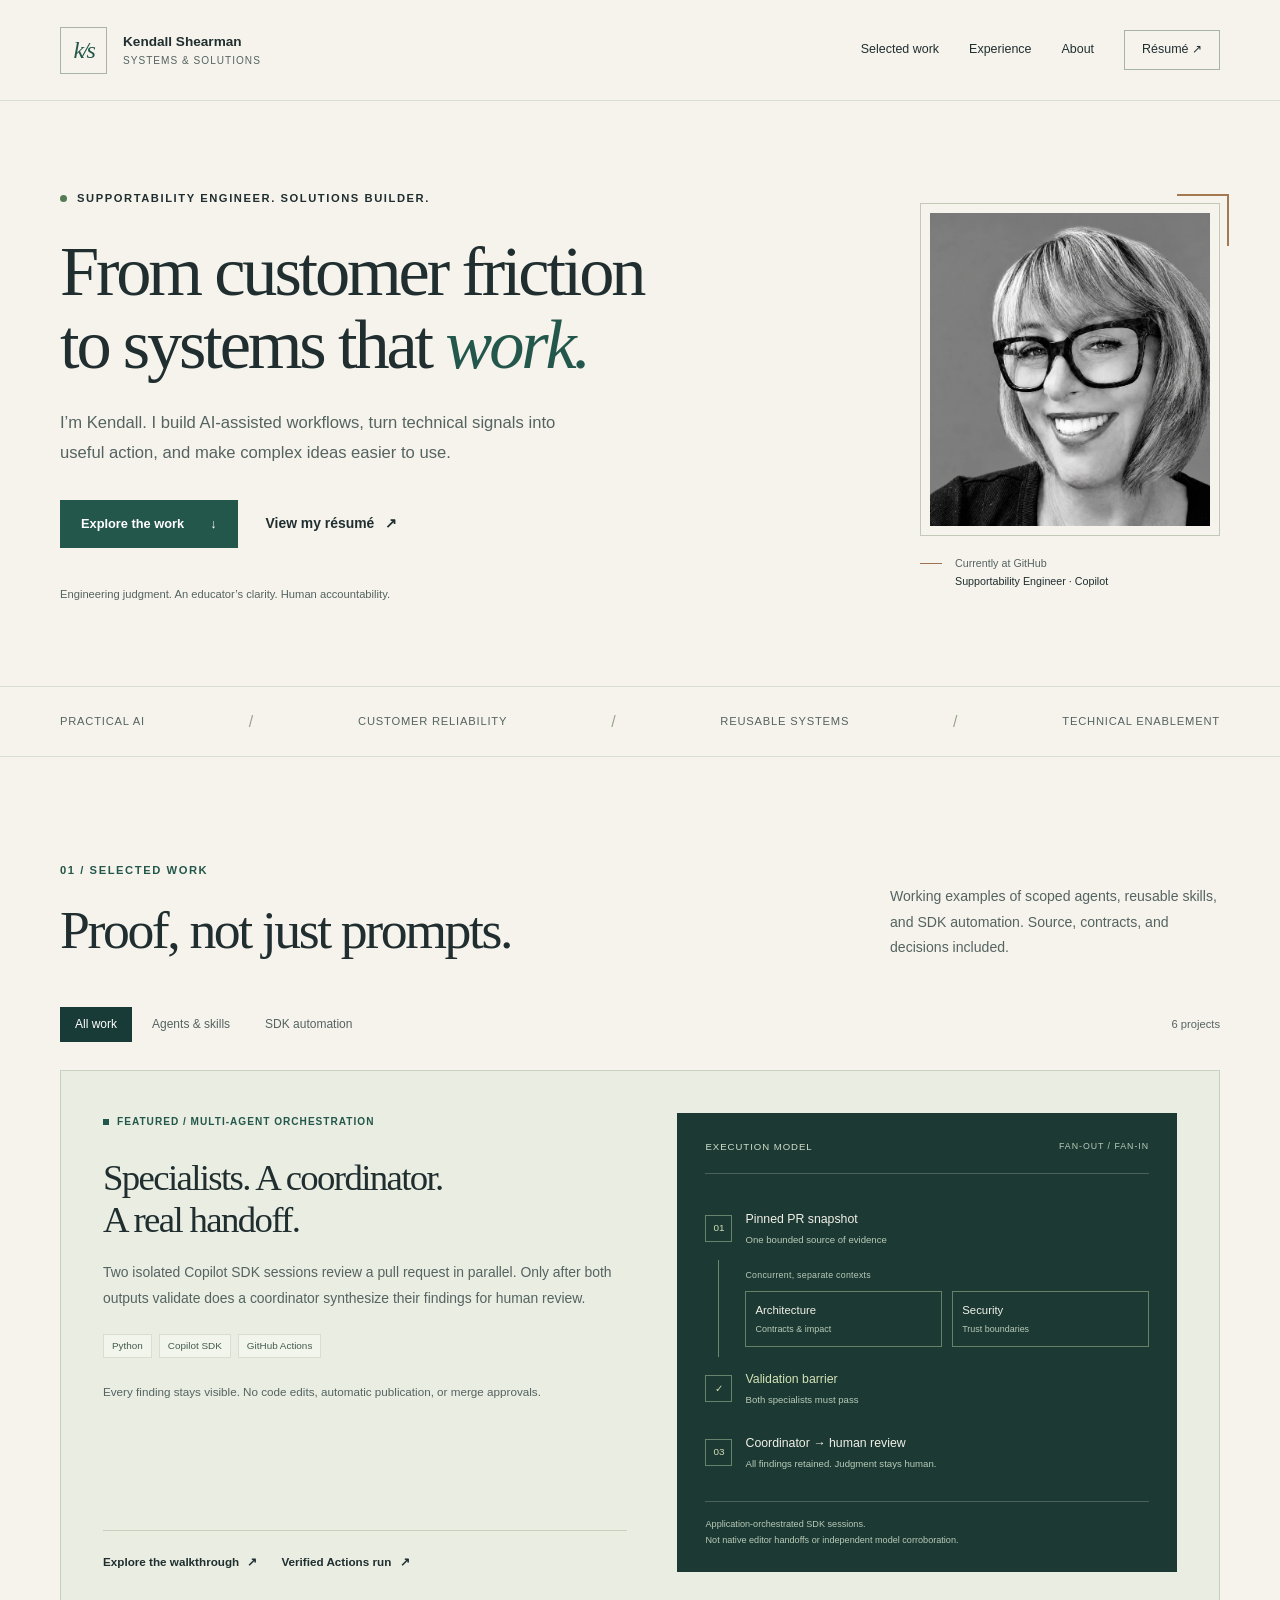
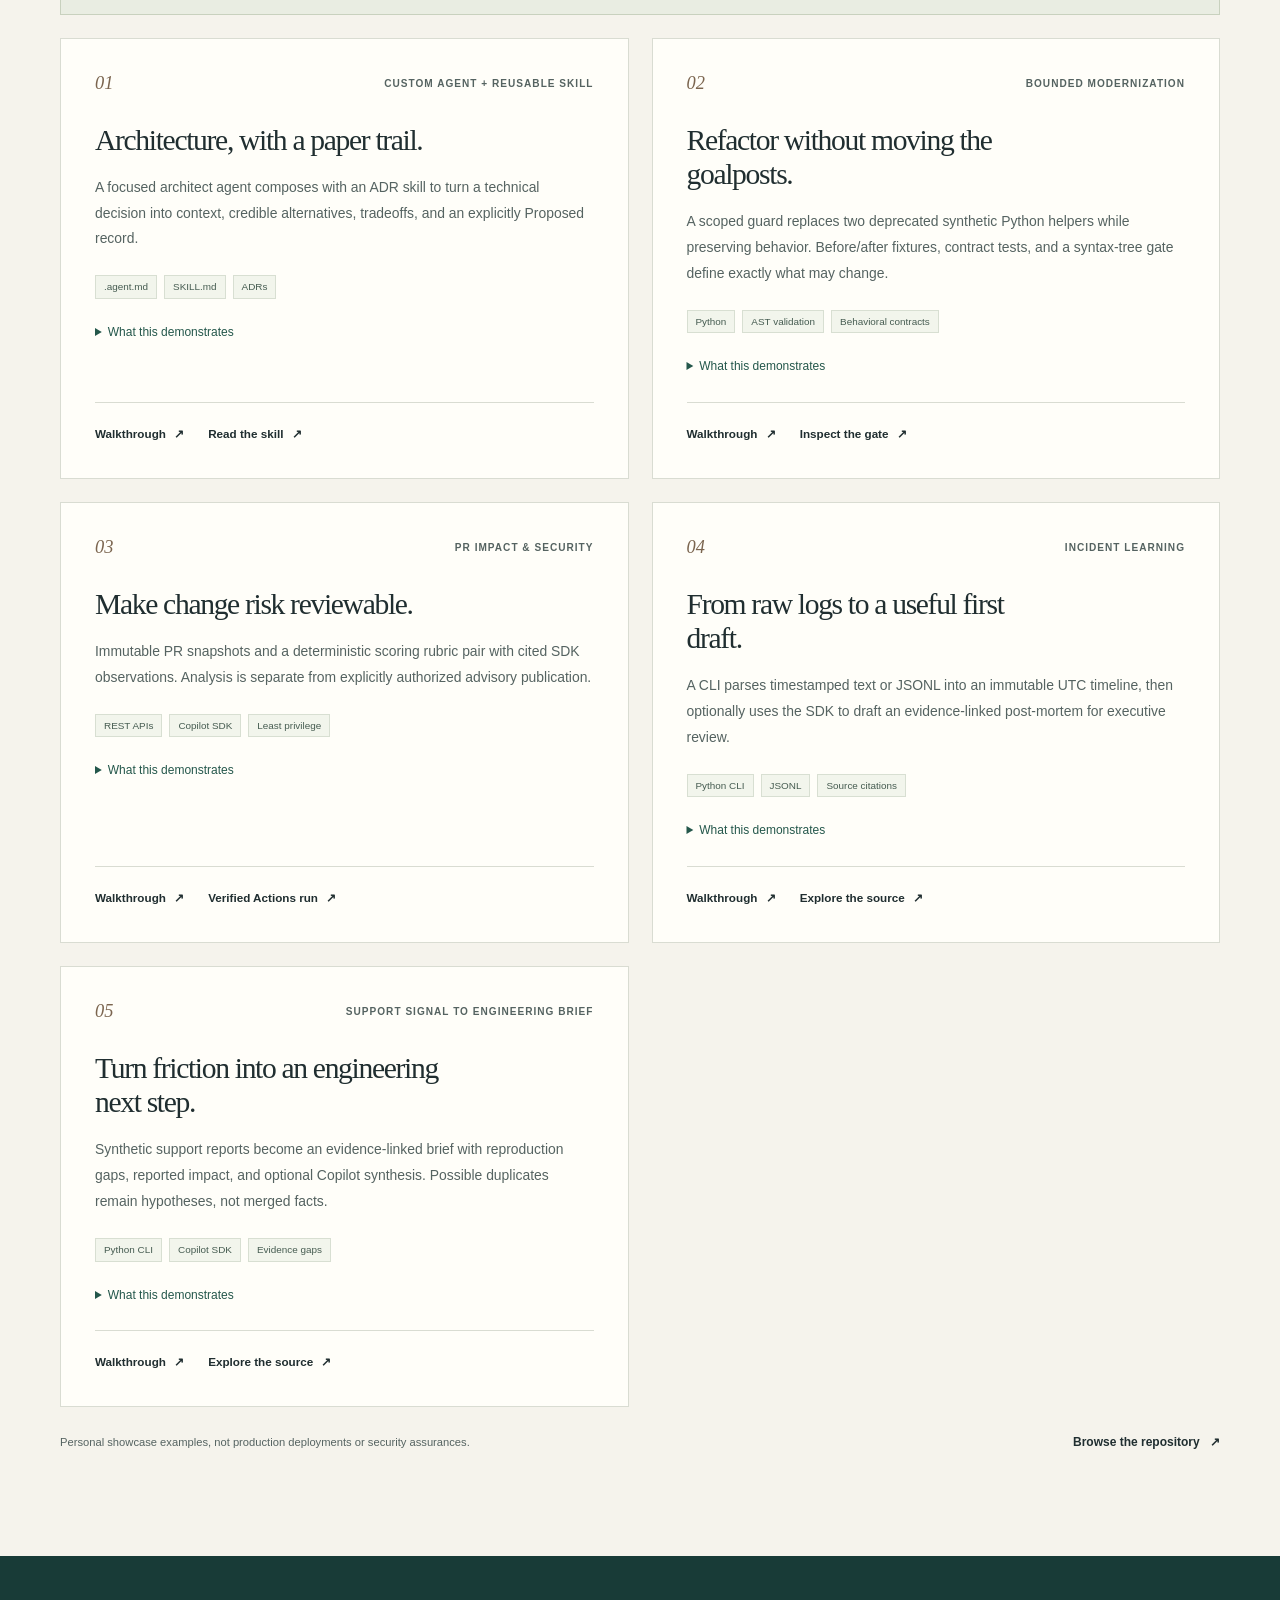
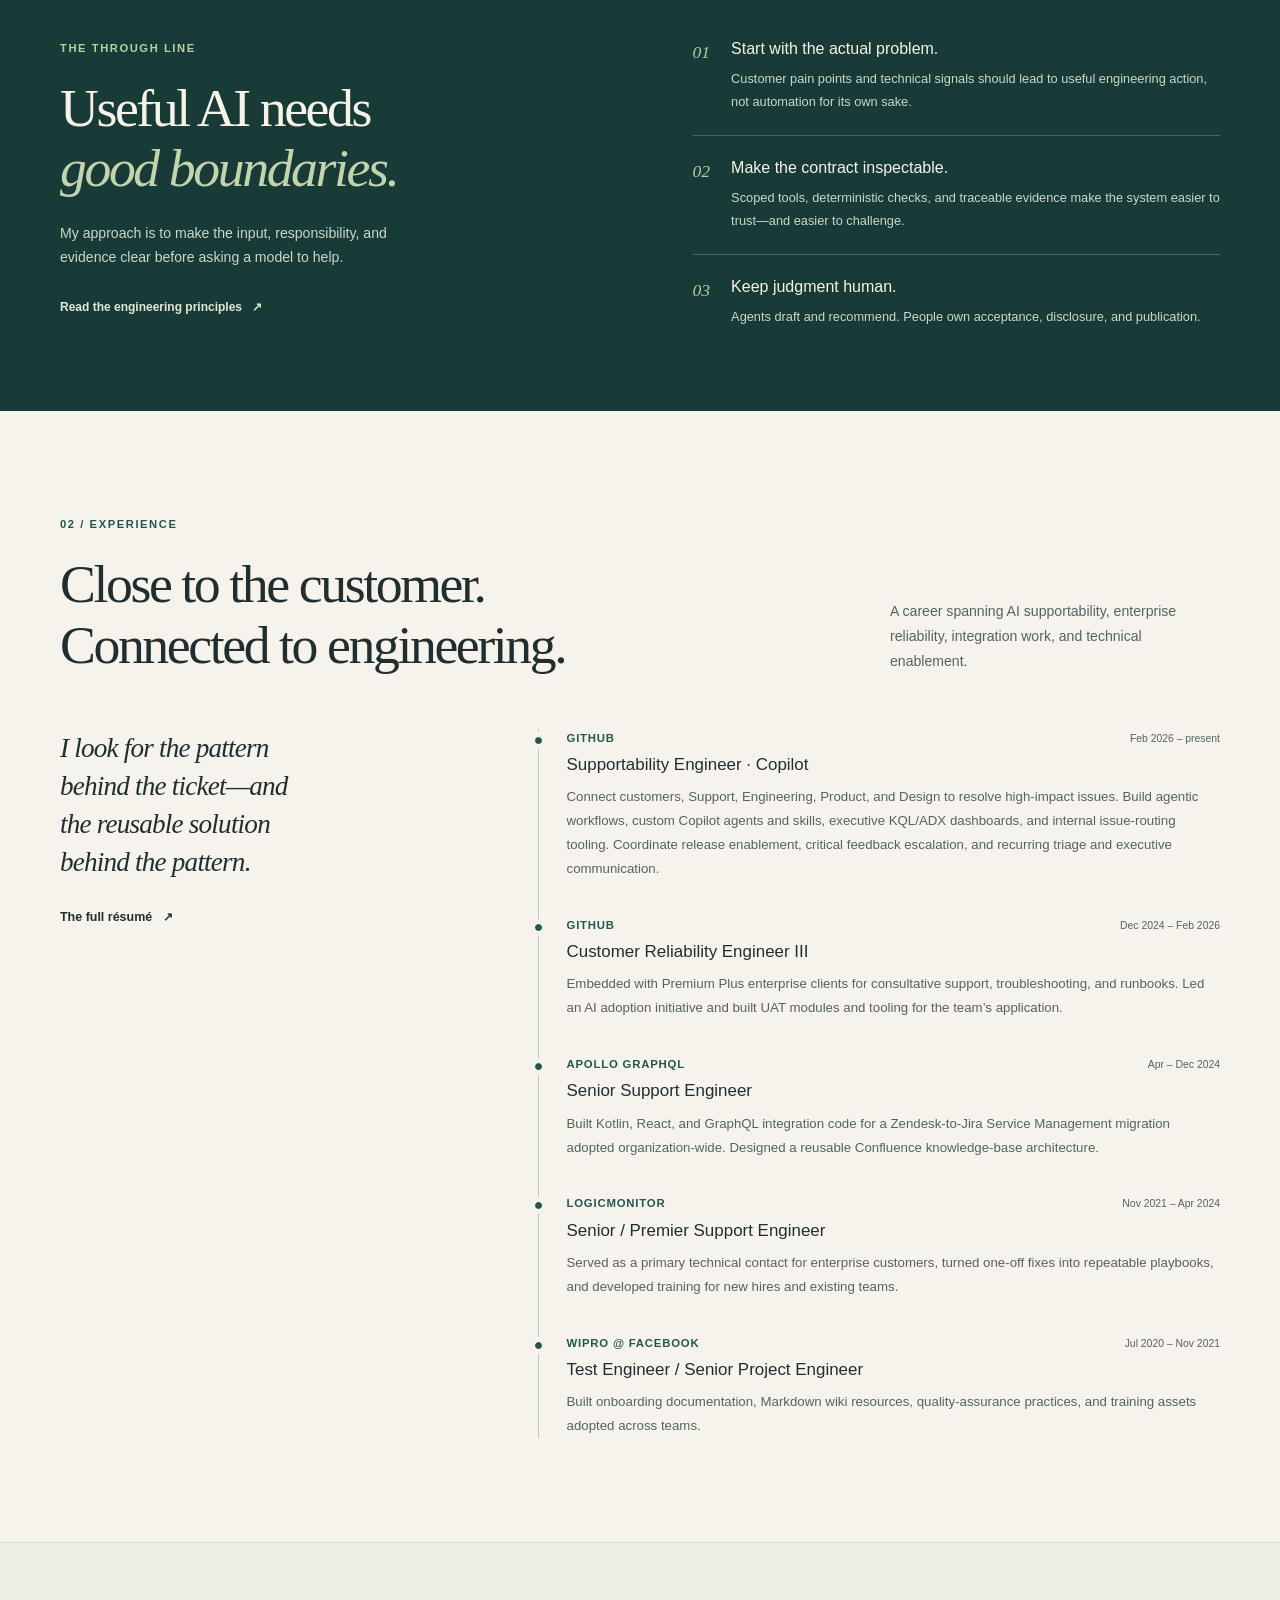
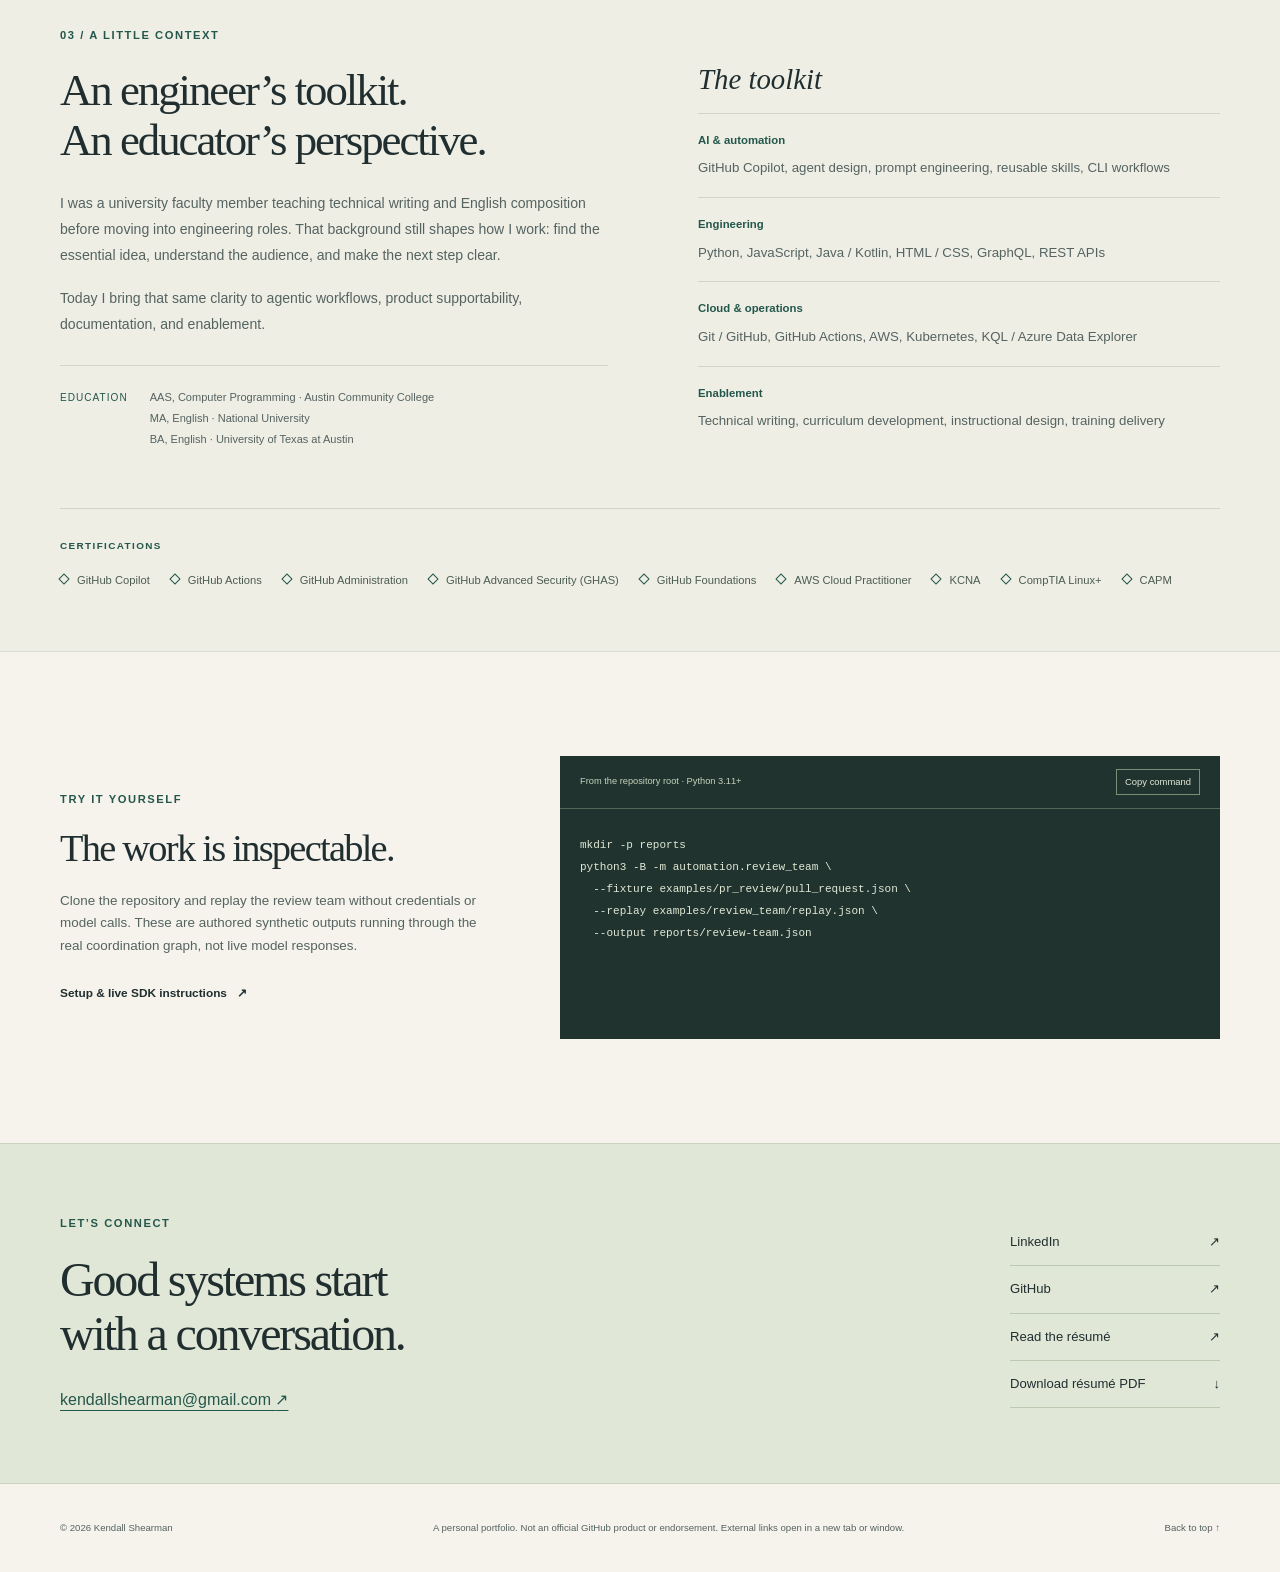
<file: site/index.html>
<!doctype html>
<html lang="en">
<head>
  <meta charset="utf-8">
  <meta name="viewport" content="width=device-width, initial-scale=1">
  <meta name="theme-color" content="#f5f3ec">
  <meta name="description" content="Kendall Shearman builds practical AI workflows, reusable engineering solutions, and technical clarity. Explore working GitHub Copilot agents, skills, and SDK automations.">
  <meta property="og:title" content="Kendall Shearman — Systems &amp; Solutions">
  <meta property="og:description" content="From customer friction to systems that work. A portfolio of practical AI workflows and evidence-led engineering.">
  <meta property="og:type" content="website">
  <meta property="og:url" content="https://krshearman.github.io/systems-and-solutions/">
  <meta property="og:image" content="https://krshearman.github.io/systems-and-solutions/assets/kendall-shearman.webp">
  <meta property="og:image:alt" content="Kendall Shearman">
  <link rel="canonical" href="https://krshearman.github.io/systems-and-solutions/">
  <link rel="icon" href="assets/favicon.svg" type="image/svg+xml">
  <link rel="stylesheet" href="assets/styles.css">
  <script src="assets/site.js" defer></script>
  <title>Kendall Shearman — Systems &amp; Solutions</title>
</head>
<body>
  <a class="skip-link" href="#main">Skip to content</a>
  <header class="site-header">
    <div class="container header-inner">
      <div class="brand"><span class="monogram" aria-hidden="true">k/s</span><span><a class="brand-home" href="./">Kendall Shearman</a><a class="brand-subtitle" href="https://github.com/krshearman/systems-and-solutions" target="_blank" rel="noopener noreferrer" aria-describedby="external-link-notice">Systems &amp; solutions</a></span></div>
      <button class="nav-toggle" type="button" aria-expanded="false" aria-controls="site-nav" hidden>Menu <span aria-hidden="true">+</span></button>
      <nav id="site-nav" class="site-nav" aria-label="Main navigation">
        <a href="#work">Selected work</a>
        <a href="#experience">Experience</a>
        <a href="#about">About</a>
        <a class="nav-resume" href="resume/">Résumé <span aria-hidden="true">↗</span></a>
      </nav>
    </div>
  </header>

  <main id="main" tabindex="-1">
    <section class="hero container" aria-labelledby="hero-title">
      <div class="hero-copy">
        <p class="eyebrow"><span class="status-dot" aria-hidden="true"></span> Supportability engineer. Solutions builder.</p>
        <h1 id="hero-title">From customer friction<br>to systems that <em>work.</em></h1>
        <p class="hero-intro">I’m Kendall. I build AI-assisted workflows, turn technical signals into useful action, and make complex ideas easier to use.</p>
        <div class="hero-actions">
          <a class="button button-primary" href="#work">Explore the work <span aria-hidden="true">↓</span></a>
          <a class="text-link" href="resume/">View my résumé <span aria-hidden="true">↗</span></a>
        </div>
        <p class="hero-note">Engineering judgment. An educator’s clarity. Human accountability.</p>
      </div>
      <figure class="portrait">
        <div class="portrait-frame"><img src="assets/kendall-shearman.webp" width="800" height="803" fetchpriority="high" alt="Kendall Shearman smiling, wearing dark-framed glasses"></div>
        <figcaption><span class="portrait-caption-line" aria-hidden="true"></span><span>Currently at GitHub<br><strong>Supportability Engineer · Copilot</strong></span></figcaption>
      </figure>
    </section>

    <div class="expertise-strip">
      <div class="container expertise-inner"><span>Practical AI</span><span aria-hidden="true">/</span><span>Customer reliability</span><span aria-hidden="true">/</span><span>Reusable systems</span><span aria-hidden="true">/</span><span>Technical enablement</span></div>
    </div>

    <section id="work" class="section container" aria-labelledby="work-title">
      <div class="section-heading">
        <div><p class="eyebrow section-number">01 / Selected work</p><h2 id="work-title">Proof, not just prompts.</h2></div>
        <p>Working examples of scoped agents, reusable skills, and SDK automation. Source, contracts, and decisions included.</p>
      </div>
      <div class="work-toolbar">
        <div class="project-filters" role="group" aria-label="Filter projects" hidden>
          <button type="button" data-filter="all" aria-pressed="true">All work</button>
          <button type="button" data-filter="agents" aria-pressed="false">Agents &amp; skills</button>
          <button type="button" data-filter="automation" aria-pressed="false">SDK automation</button>
        </div>
        <p id="project-count" class="project-count" role="status" aria-live="polite" aria-atomic="true">6 projects</p>
      </div>

      <div class="project-grid">
        <article class="project project-featured" data-category="automation" aria-labelledby="team-title">
          <div class="featured-copy">
            <p class="project-type"><span class="tiny-square" aria-hidden="true"></span> Featured / Multi-agent orchestration</p>
            <h3 id="team-title">Specialists. A coordinator.<br>A real handoff.</h3>
            <p>Two isolated Copilot SDK sessions review a pull request in parallel. Only after both outputs validate does a coordinator synthesize their findings for human review.</p>
            <div class="tags"><span>Python</span><span>Copilot SDK</span><span>GitHub Actions</span></div>
            <p class="project-boundary">Every finding stays visible. No code edits, automatic publication, or merge approvals.</p>
            <div class="project-links">
              <a href="https://github.com/krshearman/systems-and-solutions/blob/main/docs/examples/review-team-walkthrough.md" target="_blank" rel="noopener noreferrer" aria-describedby="external-link-notice">Explore the walkthrough <span aria-hidden="true">↗</span></a>
              <a href="https://github.com/krshearman/systems-and-solutions/actions/runs/38822130409" target="_blank" rel="noopener noreferrer" aria-describedby="external-link-notice">Verified Actions run <span aria-hidden="true">↗</span></a>
            </div>
          </div>
          <div class="pipeline-panel">
            <p class="panel-label">Execution model <span>Fan-out / fan-in</span></p>
            <ol class="pipeline" aria-label="Review team execution sequence">
              <li class="pipeline-node"><span class="node-icon" aria-hidden="true">01</span><span>Pinned PR snapshot<small>One bounded source of evidence</small></span></li>
              <li class="pipeline-parallel"><span class="parallel-label">Concurrent, separate contexts</span><div><span class="role-node">Architecture<small>Contracts &amp; impact</small></span><span class="role-node">Security<small>Trust boundaries</small></span></div></li>
              <li class="pipeline-node pipeline-gate"><span class="node-icon" aria-hidden="true">✓</span><span>Validation barrier<small>Both specialists must pass</small></span></li>
              <li class="pipeline-node"><span class="node-icon" aria-hidden="true">03</span><span>Coordinator → human review<small>All findings retained. Judgment stays human.</small></span></li>
            </ol>
            <p class="pipeline-footnote">Application-orchestrated SDK sessions.<br>Not native editor handoffs or independent model corroboration.</p>
          </div>
        </article>

        <article class="project" data-category="agents" aria-labelledby="architect-title">
          <div class="project-topline"><span class="project-index">01</span><span class="project-type">Custom agent + reusable skill</span></div>
          <h3 id="architect-title">Architecture, with a paper trail.</h3>
          <p>A focused architect agent composes with an ADR skill to turn a technical decision into context, credible alternatives, tradeoffs, and an explicitly Proposed record.</p>
          <div class="tags"><span>.agent.md</span><span>SKILL.md</span><span>ADRs</span></div>
          <details><summary>What this demonstrates</summary><p>Load-on-demand instructions, reusable templates, evidence-backed reasoning, and clear approval boundaries. Native skill activation and manual fallback are documented separately by Copilot surface.</p></details>
          <div class="project-links"><a href="https://github.com/krshearman/systems-and-solutions/blob/main/docs/examples/architect-walkthrough.md" target="_blank" rel="noopener noreferrer" aria-describedby="external-link-notice">Walkthrough <span aria-hidden="true">↗</span></a><a href="https://github.com/krshearman/systems-and-solutions/blob/main/.github/skills/architectural-decision-record/SKILL.md" target="_blank" rel="noopener noreferrer" aria-describedby="external-link-notice">Read the skill <span aria-hidden="true">↗</span></a></div>
        </article>

        <article class="project" data-category="agents" aria-labelledby="refactor-title">
          <div class="project-topline"><span class="project-index">02</span><span class="project-type">Bounded modernization</span></div>
          <h3 id="refactor-title">Refactor without moving the goalposts.</h3>
          <p>A scoped guard replaces two deprecated synthetic Python helpers while preserving behavior. Before/after fixtures, contract tests, and a syntax-tree gate define exactly what may change.</p>
          <div class="tags"><span>Python</span><span>AST validation</span><span>Behavioral contracts</span></div>
          <details><summary>What this demonstrates</summary><p>Enterprise-style modernization boundaries made concrete: narrow write scope, explicit invariants, actual checks, and manual escalation when a decision exceeds the agent’s remit. This is a synthetic example, not a general migration engine.</p></details>
          <div class="project-links"><a href="https://github.com/krshearman/systems-and-solutions/blob/main/docs/examples/refactor-guard-walkthrough.md" target="_blank" rel="noopener noreferrer" aria-describedby="external-link-notice">Walkthrough <span aria-hidden="true">↗</span></a><a href="https://github.com/krshearman/systems-and-solutions/blob/main/tools/check_refactor_guard.py" target="_blank" rel="noopener noreferrer" aria-describedby="external-link-notice">Inspect the gate <span aria-hidden="true">↗</span></a></div>
        </article>

        <article class="project" data-category="automation" aria-labelledby="impact-title">
          <div class="project-topline"><span class="project-index">03</span><span class="project-type">PR impact &amp; security</span></div>
          <h3 id="impact-title">Make change risk reviewable.</h3>
          <p>Immutable PR snapshots and a deterministic scoring rubric pair with cited SDK observations. Analysis is separate from explicitly authorized advisory publication.</p>
          <div class="tags"><span>REST APIs</span><span>Copilot SDK</span><span>Least privilege</span></div>
          <details><summary>What this demonstrates</summary><p>Bounded evidence collection, guideline-linked findings, credential separation, and publication pinned to the reviewed commit. Scores are prioritization heuristics, not vulnerability probabilities. The tool posts COMMENT reviews, never approvals.</p></details>
          <div class="project-links"><a href="https://github.com/krshearman/systems-and-solutions/blob/main/docs/examples/pr-impact-walkthrough.md" target="_blank" rel="noopener noreferrer" aria-describedby="external-link-notice">Walkthrough <span aria-hidden="true">↗</span></a><a href="https://github.com/krshearman/systems-and-solutions/actions/runs/38802036685" target="_blank" rel="noopener noreferrer" aria-describedby="external-link-notice">Verified Actions run <span aria-hidden="true">↗</span></a></div>
        </article>

        <article class="project" data-category="automation" aria-labelledby="incident-title">
          <div class="project-topline"><span class="project-index">04</span><span class="project-type">Incident learning</span></div>
          <h3 id="incident-title">From raw logs to a useful first draft.</h3>
          <p>A CLI parses timestamped text or JSONL into an immutable UTC timeline, then optionally uses the SDK to draft an evidence-linked post-mortem for executive review.</p>
          <div class="tags"><span>Python CLI</span><span>JSONL</span><span>Source citations</span></div>
          <details><summary>What this demonstrates</summary><p>Deterministic parsing before model analysis, explicit upload consent, source-line citations, and a clear distinction between events, hypotheses, and proposed actions. Model failures never silently become successful offline reports.</p></details>
          <div class="project-links"><a href="https://github.com/krshearman/systems-and-solutions/blob/main/docs/examples/incident-postmortem-walkthrough.md" target="_blank" rel="noopener noreferrer" aria-describedby="external-link-notice">Walkthrough <span aria-hidden="true">↗</span></a><a href="https://github.com/krshearman/systems-and-solutions/tree/main/automation/incident_postmortem" target="_blank" rel="noopener noreferrer" aria-describedby="external-link-notice">Explore the source <span aria-hidden="true">↗</span></a></div>
        </article>

        <article class="project" data-category="automation" aria-labelledby="support-title">
          <div class="project-topline"><span class="project-index">05</span><span class="project-type">Support signal to engineering brief</span></div>
          <h3 id="support-title">Turn friction into an engineering next step.</h3>
          <p>Synthetic support reports become an evidence-linked brief with reproduction gaps, reported impact, and optional Copilot synthesis. Possible duplicates remain hypotheses, not merged facts.</p>
          <div class="tags"><span>Python CLI</span><span>Copilot SDK</span><span>Evidence gaps</span></div>
          <details><summary>What this demonstrates</summary><p>Bounded inputs, stable citations, offline-first evidence handling, and explicit consent before model upload. Deterministic contracts are tested; live SDK quality is not yet verified. A human owns issue creation, priority, and publication.</p></details>
          <div class="project-links"><a href="https://github.com/krshearman/systems-and-solutions/blob/main/docs/examples/support-brief-walkthrough.md" target="_blank" rel="noopener noreferrer" aria-describedby="external-link-notice">Walkthrough <span aria-hidden="true">↗</span></a><a href="https://github.com/krshearman/systems-and-solutions/tree/main/automation/support_brief" target="_blank" rel="noopener noreferrer" aria-describedby="external-link-notice">Explore the source <span aria-hidden="true">↗</span></a></div>
        </article>
      </div>
      <div class="work-footer"><p>Personal showcase examples, not production deployments or security assurances.</p><a class="text-link" href="https://github.com/krshearman/systems-and-solutions" target="_blank" rel="noopener noreferrer" aria-describedby="external-link-notice">Browse the repository <span aria-hidden="true">↗</span></a></div>
    </section>

    <section class="approach-section" aria-labelledby="approach-title">
      <div class="container approach-grid">
        <div><p class="eyebrow section-number">The through line</p><h2 id="approach-title">Useful AI needs<br><em>good boundaries.</em></h2><p>My approach is to make the input, responsibility, and evidence clear before asking a model to help.</p><a class="text-link" href="https://github.com/krshearman/systems-and-solutions/blob/main/docs/engineering-guidelines.md" target="_blank" rel="noopener noreferrer" aria-describedby="external-link-notice">Read the engineering principles <span aria-hidden="true">↗</span></a></div>
        <ol class="principles">
          <li><span aria-hidden="true">01</span><div><h3>Start with the actual problem.</h3><p>Customer pain points and technical signals should lead to useful engineering action, not automation for its own sake.</p></div></li>
          <li><span aria-hidden="true">02</span><div><h3>Make the contract inspectable.</h3><p>Scoped tools, deterministic checks, and traceable evidence make the system easier to trust—and easier to challenge.</p></div></li>
          <li><span aria-hidden="true">03</span><div><h3>Keep judgment human.</h3><p>Agents draft and recommend. People own acceptance, disclosure, and publication.</p></div></li>
        </ol>
      </div>
    </section>

    <section id="experience" class="section container" aria-labelledby="experience-title">
      <div class="section-heading"><div><p class="eyebrow section-number">02 / Experience</p><h2 id="experience-title">Close to the customer.<br>Connected to engineering.</h2></div><p>A career spanning AI supportability, enterprise reliability, integration work, and technical enablement.</p></div>
      <div class="experience-layout">
        <div class="experience-intro"><p class="large-note">I look for the pattern behind the ticket—and the reusable solution behind the pattern.</p><a class="text-link" href="resume/">The full résumé <span aria-hidden="true">↗</span></a></div>
        <ol class="timeline">
          <li><div class="timeline-meta"><span class="company">GitHub</span><span class="date">Feb 2026 – present</span></div><h3>Supportability Engineer · Copilot</h3><p>Connect customers, Support, Engineering, Product, and Design to resolve high-impact issues. Build agentic workflows, custom Copilot agents and skills, executive KQL/ADX dashboards, and internal issue-routing tooling. Coordinate release enablement, critical feedback escalation, and recurring triage and executive communication.</p></li>
          <li><div class="timeline-meta"><span class="company">GitHub</span><span class="date">Dec 2024 – Feb 2026</span></div><h3>Customer Reliability Engineer III</h3><p>Embedded with Premium Plus enterprise clients for consultative support, troubleshooting, and runbooks. Led an AI adoption initiative and built UAT modules and tooling for the team’s application.</p></li>
          <li><div class="timeline-meta"><span class="company">Apollo GraphQL</span><span class="date">Apr – Dec 2024</span></div><h3>Senior Support Engineer</h3><p>Built Kotlin, React, and GraphQL integration code for a Zendesk-to-Jira Service Management migration adopted organization-wide. Designed a reusable Confluence knowledge-base architecture.</p></li>
          <li><div class="timeline-meta"><span class="company">LogicMonitor</span><span class="date">Nov 2021 – Apr 2024</span></div><h3>Senior / Premier Support Engineer</h3><p>Served as a primary technical contact for enterprise customers, turned one-off fixes into repeatable playbooks, and developed training for new hires and existing teams.</p></li>
          <li><div class="timeline-meta"><span class="company">Wipro @ Facebook</span><span class="date">Jul 2020 – Nov 2021</span></div><h3>Test Engineer / Senior Project Engineer</h3><p>Built onboarding documentation, Markdown wiki resources, quality-assurance practices, and training assets adopted across teams.</p></li>
        </ol>
      </div>
    </section>

    <section id="about" class="about-section" aria-labelledby="about-title">
      <div class="container about-grid">
        <div><p class="eyebrow section-number">03 / A little context</p><h2 id="about-title">An engineer’s toolkit.<br>An educator’s perspective.</h2><p>I was a university faculty member teaching technical writing and English composition before moving into engineering roles. That background still shapes how I work: find the essential idea, understand the audience, and make the next step clear.</p><p>Today I bring that same clarity to agentic workflows, product supportability, documentation, and enablement.</p><div class="education"><span>Education</span><p>AAS, Computer Programming · Austin Community College<br>MA, English · National University<br>BA, English · University of Texas at Austin</p></div></div>
        <div class="toolkit"><h3>The toolkit</h3><dl><div><dt>AI &amp; automation</dt><dd>GitHub Copilot, agent design, prompt engineering, reusable skills, CLI workflows</dd></div><div><dt>Engineering</dt><dd>Python, JavaScript, Java / Kotlin, HTML / CSS, GraphQL, REST APIs</dd></div><div><dt>Cloud &amp; operations</dt><dd>Git / GitHub, GitHub Actions, AWS, Kubernetes, KQL / Azure Data Explorer</dd></div><div><dt>Enablement</dt><dd>Technical writing, curriculum development, instructional design, training delivery</dd></div></dl></div>
      </div>
      <div class="container credentials"><p class="eyebrow">Certifications</p><ul aria-label="Professional certifications"><li>GitHub Copilot</li><li>GitHub Actions</li><li>GitHub Administration</li><li>GitHub Advanced Security (GHAS)</li><li>GitHub Foundations</li><li>AWS Cloud Practitioner</li><li>KCNA</li><li>CompTIA Linux+</li><li>CAPM</li></ul></div>
    </section>

    <section class="section container" aria-labelledby="try-title">
      <div class="try-panel"><div><p class="eyebrow">Try it yourself</p><h2 id="try-title">The work is inspectable.</h2><p>Clone the repository and replay the review team without credentials or model calls. These are authored synthetic outputs running through the real coordination graph, not live model responses.</p><a class="text-link" href="https://github.com/krshearman/systems-and-solutions/blob/main/docs/examples/review-team-walkthrough.md" target="_blank" rel="noopener noreferrer" aria-describedby="external-link-notice">Setup &amp; live SDK instructions <span aria-hidden="true">↗</span></a></div><div class="code-panel"><div class="code-toolbar"><span>From the repository root · Python 3.11+</span><button id="copy-command" type="button" hidden>Copy command</button></div><pre tabindex="0" aria-label="Offline review-team replay command"><code id="replay-command">mkdir -p reports
python3 -B -m automation.review_team \
  --fixture examples/pr_review/pull_request.json \
  --replay examples/review_team/replay.json \
  --output reports/review-team.json</code></pre><p id="copy-status" class="copy-status" role="status" aria-live="polite"></p></div></div>
    </section>

    <section id="contact" class="contact-section" aria-labelledby="contact-title"><div class="container contact-inner"><div><p class="eyebrow">Let’s connect</p><h2 id="contact-title">Good systems start<br>with a conversation.</h2><a class="contact-email" href="mailto:kendallshearman@gmail.com">kendallshearman@gmail.com <span aria-hidden="true">↗</span></a></div><div class="contact-links"><a href="https://www.linkedin.com/in/krshearman/" target="_blank" rel="noopener noreferrer" aria-describedby="external-link-notice">LinkedIn <span aria-hidden="true">↗</span></a><a href="https://github.com/krshearman" target="_blank" rel="noopener noreferrer" aria-describedby="external-link-notice">GitHub <span aria-hidden="true">↗</span></a><a href="resume/">Read the résumé <span aria-hidden="true">↗</span></a><a href="assets/kendall-shearman-resume.pdf" download>Download résumé PDF <span aria-hidden="true">↓</span></a></div></div></section>
  </main>

  <footer class="site-footer container"><p>© 2026 Kendall Shearman</p><p>A personal portfolio. Not an official GitHub product or endorsement. <span id="external-link-notice">External links open in a new tab or window.</span></p><a href="#main">Back to top <span aria-hidden="true">↑</span></a></footer>
</body>
</html>
</file>
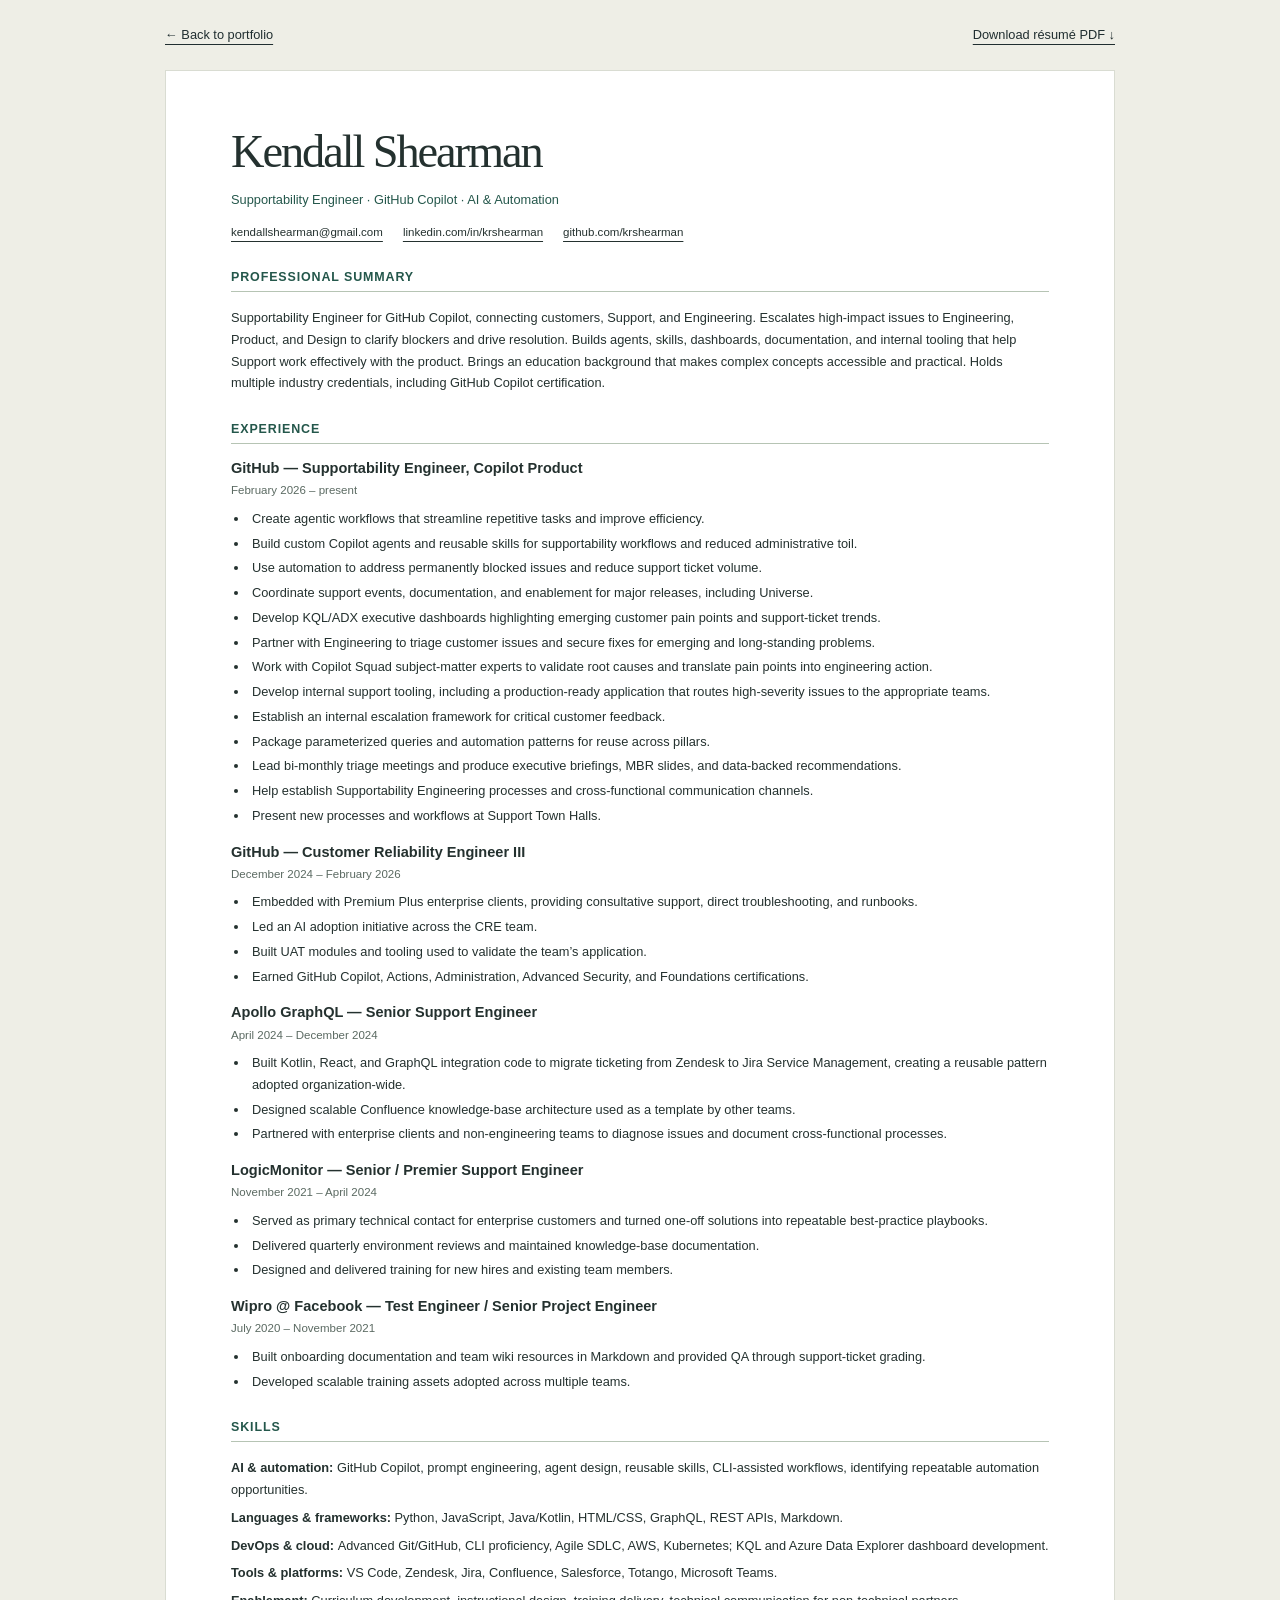
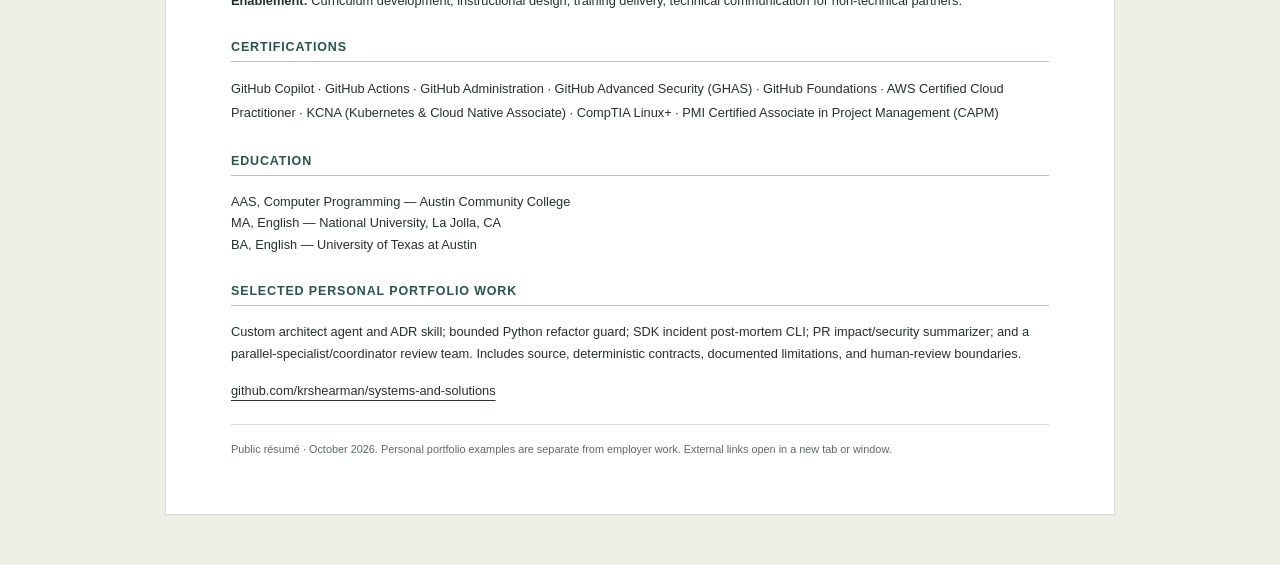
<file: site/resume/index.html>
<!doctype html>
<html lang="en">
<head>
  <meta charset="utf-8">
  <meta name="viewport" content="width=device-width, initial-scale=1">
  <meta name="description" content="Kendall Shearman's résumé: GitHub Copilot supportability, AI automation, enterprise reliability, technical enablement, and GitHub certifications including Advanced Security.">
  <link rel="canonical" href="https://krshearman.github.io/systems-and-solutions/resume/">
  <link rel="icon" href="../assets/favicon.svg" type="image/svg+xml">
  <link rel="stylesheet" href="../assets/styles.css">
  <title>Résumé — Kendall Shearman</title>
</head>
<body class="resume-page">
  <a class="skip-link" href="#main">Skip to résumé</a>
  <nav class="resume-toolbar container" aria-label="Résumé navigation"><a href="../">← Back to portfolio</a><a href="../assets/kendall-shearman-resume.pdf" download>Download résumé PDF ↓</a></nav>
  <main id="main" class="resume-sheet" tabindex="-1">
    <header>
      <h1>Kendall Shearman</h1>
      <p class="resume-title">Supportability Engineer · GitHub Copilot · AI &amp; Automation</p>
      <div class="resume-contact"><a href="mailto:kendallshearman@gmail.com">kendallshearman@gmail.com</a><a href="https://www.linkedin.com/in/krshearman/" target="_blank" rel="noopener noreferrer" aria-describedby="external-link-notice">linkedin.com/in/krshearman</a><a href="https://github.com/krshearman" target="_blank" rel="noopener noreferrer" aria-describedby="external-link-notice">github.com/krshearman</a></div>
    </header>
    <section aria-labelledby="summary-title">
      <h2 id="summary-title">Professional summary</h2>
      <p>Supportability Engineer for GitHub Copilot, connecting customers, Support, and Engineering. Escalates high-impact issues to Engineering, Product, and Design to clarify blockers and drive resolution. Builds agents, skills, dashboards, documentation, and internal tooling that help Support work effectively with the product. Brings an education background that makes complex concepts accessible and practical. Holds multiple industry credentials, including GitHub Copilot certification.</p>
    </section>
    <section aria-labelledby="experience-title">
      <h2 id="experience-title">Experience</h2>
      <article>
        <h3>GitHub — Supportability Engineer, Copilot Product</h3>
        <p class="resume-role-meta">February 2026 – present</p>
        <ul>
          <li>Create agentic workflows that streamline repetitive tasks and improve efficiency.</li>
          <li>Build custom Copilot agents and reusable skills for supportability workflows and reduced administrative toil.</li>
          <li>Use automation to address permanently blocked issues and reduce support ticket volume.</li>
          <li>Coordinate support events, documentation, and enablement for major releases, including Universe.</li>
          <li>Develop KQL/ADX executive dashboards highlighting emerging customer pain points and support-ticket trends.</li>
          <li>Partner with Engineering to triage customer issues and secure fixes for emerging and long-standing problems.</li>
          <li>Work with Copilot Squad subject-matter experts to validate root causes and translate pain points into engineering action.</li>
          <li>Develop internal support tooling, including a production-ready application that routes high-severity issues to the appropriate teams.</li>
          <li>Establish an internal escalation framework for critical customer feedback.</li>
          <li>Package parameterized queries and automation patterns for reuse across pillars.</li>
          <li>Lead bi-monthly triage meetings and produce executive briefings, MBR slides, and data-backed recommendations.</li>
          <li>Help establish Supportability Engineering processes and cross-functional communication channels.</li>
          <li>Present new processes and workflows at Support Town Halls.</li>
        </ul>
      </article>
      <article>
        <h3>GitHub — Customer Reliability Engineer III</h3>
        <p class="resume-role-meta">December 2024 – February 2026</p>
        <ul>
          <li>Embedded with Premium Plus enterprise clients, providing consultative support, direct troubleshooting, and runbooks.</li>
          <li>Led an AI adoption initiative across the CRE team.</li>
          <li>Built UAT modules and tooling used to validate the team’s application.</li>
          <li>Earned GitHub Copilot, Actions, Administration, Advanced Security, and Foundations certifications.</li>
        </ul>
      </article>
      <article>
        <h3>Apollo GraphQL — Senior Support Engineer</h3>
        <p class="resume-role-meta">April 2024 – December 2024</p>
        <ul>
          <li>Built Kotlin, React, and GraphQL integration code to migrate ticketing from Zendesk to Jira Service Management, creating a reusable pattern adopted organization-wide.</li>
          <li>Designed scalable Confluence knowledge-base architecture used as a template by other teams.</li>
          <li>Partnered with enterprise clients and non-engineering teams to diagnose issues and document cross-functional processes.</li>
        </ul>
      </article>
      <article>
        <h3>LogicMonitor — Senior / Premier Support Engineer</h3>
        <p class="resume-role-meta">November 2021 – April 2024</p>
        <ul>
          <li>Served as primary technical contact for enterprise customers and turned one-off solutions into repeatable best-practice playbooks.</li>
          <li>Delivered quarterly environment reviews and maintained knowledge-base documentation.</li>
          <li>Designed and delivered training for new hires and existing team members.</li>
        </ul>
      </article>
      <article>
        <h3>Wipro @ Facebook — Test Engineer / Senior Project Engineer</h3>
        <p class="resume-role-meta">July 2020 – November 2021</p>
        <ul>
          <li>Built onboarding documentation and team wiki resources in Markdown and provided QA through support-ticket grading.</li>
          <li>Developed scalable training assets adopted across multiple teams.</li>
        </ul>
      </article>
    </section>
    <section aria-labelledby="skills-title">
      <h2 id="skills-title">Skills</h2>
      <dl>
        <div><dt>AI &amp; automation: </dt><dd>GitHub Copilot, prompt engineering, agent design, reusable skills, CLI-assisted workflows, identifying repeatable automation opportunities.</dd></div>
        <div><dt>Languages &amp; frameworks: </dt><dd>Python, JavaScript, Java/Kotlin, HTML/CSS, GraphQL, REST APIs, Markdown.</dd></div>
        <div><dt>DevOps &amp; cloud: </dt><dd>Advanced Git/GitHub, CLI proficiency, Agile SDLC, AWS, Kubernetes; KQL and Azure Data Explorer dashboard development.</dd></div>
        <div><dt>Tools &amp; platforms: </dt><dd>VS Code, Zendesk, Jira, Confluence, Salesforce, Totango, Microsoft Teams.</dd></div>
        <div><dt>Enablement: </dt><dd>Curriculum development, instructional design, training delivery, technical communication for non-technical partners.</dd></div>
      </dl>
    </section>
    <section aria-labelledby="certifications-title">
      <h2 id="certifications-title">Certifications</h2>
      <p class="resume-credentials">GitHub Copilot · GitHub Actions · GitHub Administration · GitHub Advanced Security (GHAS) · GitHub Foundations · AWS Certified Cloud Practitioner · KCNA (Kubernetes &amp; Cloud Native Associate) · CompTIA Linux+ · PMI Certified Associate in Project Management (CAPM)</p>
    </section>
    <section aria-labelledby="education-title">
      <h2 id="education-title">Education</h2>
      <p>AAS, Computer Programming — Austin Community College<br>MA, English — National University, La Jolla, CA<br>BA, English — University of Texas at Austin</p>
    </section>
    <section aria-labelledby="portfolio-title">
      <h2 id="portfolio-title">Selected personal portfolio work</h2>
      <p>Custom architect agent and ADR skill; bounded Python refactor guard; SDK incident post-mortem CLI; PR impact/security summarizer; and a parallel-specialist/coordinator review team. Includes source, deterministic contracts, documented limitations, and human-review boundaries.</p>
      <p><a href="https://github.com/krshearman/systems-and-solutions" target="_blank" rel="noopener noreferrer" aria-describedby="external-link-notice">github.com/krshearman/systems-and-solutions</a></p>
    </section>
    <p class="resume-note">Public résumé · October 2026. Personal portfolio examples are separate from employer work. <span id="external-link-notice">External links open in a new tab or window.</span></p>
  </main>
</body>
</html>
</file>
<file: site/assets/styles.css>
@charset "UTF-8";

:root {
  color-scheme: light;
  --paper: #f5f3ec;
  --surface: #fffef9;
  --ink: #202e30;
  --muted: #556361;
  --green: #24574b;
  --deep: #183b37;
  --line: #d9dcd2;
  --soft: #e8ece2;
  --serif: Georgia, "Times New Roman", serif;
  --sans: -apple-system, BlinkMacSystemFont, "Segoe UI", sans-serif;
}

* { box-sizing: border-box; }
html { scroll-behavior: smooth; scroll-padding-top: 6rem; }
body { margin: 0; background: var(--paper); color: var(--ink); font: 1rem/1.7 var(--sans); -webkit-font-smoothing: antialiased; }
[hidden] { display: none !important; }
::selection { background: #d7e4cd; color: var(--deep); }
a { color: inherit; text-decoration-thickness: 1px; text-underline-offset: 5px; }
button { font: inherit; }
button, summary { cursor: pointer; }
a, button, summary { -webkit-tap-highlight-color: transparent; }
:focus-visible { outline: 3px solid #b85530; outline-offset: 5px; border-radius: 2px; }
img { display: block; max-width: 100%; height: auto; }
h1, h2, h3, p, figure { margin: 0; }
h1, h2, h3 { font-weight: 400; }
h1, h2, .project h3 { font-family: var(--serif); letter-spacing: -.045em; }
h2 { font-size: clamp(2.2rem, 4.2vw, 3.6rem); line-height: 1.12; }
h3 { line-height: 1.25; }
em { font-weight: 400; }
p + p { margin-top: 1rem; }
.container { width: min(1160px, calc(100% - 96px)); margin-inline: auto; }
.section { padding-block: 104px; }
.eyebrow { font-size: .7rem; font-weight: 650; text-transform: uppercase; letter-spacing: .14em; }
.section-number { margin-bottom: 20px; color: var(--green); }
.text-link { font-size: .87rem; font-weight: 600; text-decoration: none; }
.text-link:hover { text-decoration: underline; }
.text-link span { margin-left: 7px; }
.skip-link { position: absolute; top: -100px; left: 20px; z-index: 20; background: var(--deep); color: white; padding: 10px 20px; }
.skip-link:focus { top: 10px; }

.site-header { border-bottom: 1px solid var(--line); background: var(--paper); }
.header-inner { display: flex; justify-content: space-between; align-items: center; gap: 32px; min-height: 100px; }
.brand { display: inline-flex; gap: 16px; align-items: center; font-size: .85rem; font-weight: 600; line-height: 1.5; }
.brand a { text-decoration: none; }
.brand-subtitle:hover { text-decoration: underline; }
.monogram { display: grid; place-items: center; width: 47px; height: 47px; border: 1px solid #a9b4a8; color: var(--green); font: italic 1.5rem var(--serif); letter-spacing: -.09em; }
.brand-subtitle { display: block; color: var(--muted); font-size: .63rem; font-weight: 400; letter-spacing: .1em; text-transform: uppercase; }
.site-nav { display: flex; align-items: center; gap: 30px; font-size: .78rem; }
.site-nav a { text-decoration: none; }
.site-nav a:hover { color: var(--green); text-decoration: underline; }
.site-nav .nav-resume { padding: 8px 17px; border: 1px solid #a7b3a8; }
.nav-toggle { display: none; background: none; border: 1px solid var(--line); padding: 7px 12px; color: var(--ink); font-size: .8rem; }

.hero { display: grid; grid-template-columns: minmax(0, 1fr) 300px; gap: 66px; align-items: center; padding-block: 88px 82px; }
.hero .eyebrow { display: flex; align-items: center; gap: 10px; margin-bottom: 27px; }
.status-dot { width: 7px; height: 7px; border-radius: 50%; background: #537b54; flex: 0 0 auto; }
.hero h1 { font-size: clamp(3rem, 5.5vw, 4.9rem); line-height: 1.04; }
.hero h1 em { color: var(--green); }
.hero-intro { max-width: 535px; color: var(--muted); font-size: 1.04rem; line-height: 1.8; margin-top: 27px; }
.hero-actions { display: flex; align-items: center; gap: 28px; margin-top: 32px; }
.button { display: inline-flex; justify-content: center; align-items: center; gap: 26px; padding: 12px 20px; text-decoration: none; font-size: .8rem; font-weight: 600; border: 1px solid transparent; transition: background .15s ease; }
.button-primary { background: var(--green); color: white; }
.button-primary:hover { background: var(--deep); }
.hero-note { margin-top: 37px; color: var(--muted); font-size: .7rem; }
.portrait { align-self: center; }
.portrait-frame { padding: 9px; border: 1px solid #c2c9b8; position: relative; }
.portrait-frame::before { content: ""; position: absolute; width: 50px; height: 50px; top: -10px; right: -10px; border-top: 2px solid #a47951; border-right: 2px solid #a47951; pointer-events: none; }
.portrait img { width: 100%; aspect-ratio: 1 / 1.12; object-fit: cover; object-position: center; }
.portrait figcaption { display: flex; gap: 13px; margin-top: 18px; color: var(--muted); font-size: .67rem; line-height: 1.7; }
.portrait figcaption strong { font-weight: 500; color: var(--ink); }
.portrait-caption-line { width: 22px; height: 1px; margin-top: 9px; background: #9d7351; }
.expertise-strip { border-block: 1px solid var(--line); }
.expertise-inner { display: flex; align-items: center; justify-content: space-between; gap: 20px; min-height: 69px; color: var(--muted); font-size: .7rem; letter-spacing: .07em; text-transform: uppercase; }
.expertise-inner > [aria-hidden] { color: #9ba68e; font-size: 1rem; }

.section-heading { display: flex; align-items: flex-end; justify-content: space-between; gap: 48px; margin-bottom: 38px; }
.section-heading > p { max-width: 330px; color: var(--muted); font-size: .88rem; line-height: 1.8; }
.work-toolbar { display: flex; align-items: center; justify-content: space-between; min-height: 52px; margin-bottom: 20px; }
.project-filters { display: flex; flex-wrap: wrap; gap: 5px; }
.project-filters button { border: 1px solid transparent; background: transparent; color: var(--muted); padding: 6px 14px; font-size: .75rem; }
.project-filters button[aria-pressed="true"] { background: var(--deep); color: white; }
.project-filters button[aria-pressed="false"]:hover { border-color: #a9b4a8; color: var(--ink); }
.project-count { color: var(--muted); font-size: .7rem; white-space: nowrap; }
.project-grid { display: grid; grid-template-columns: repeat(2, minmax(0, 1fr)); gap: 23px; }
.project { display: flex; flex-direction: column; padding: 34px; background: var(--surface); border: 1px solid var(--line); }
.project-topline { display: flex; align-items: center; justify-content: space-between; gap: 20px; margin-bottom: 29px; }
.project-index { font: italic 1.15rem var(--serif); color: #7b654f; }
.project-type { font-size: .63rem; font-weight: 600; letter-spacing: .1em; text-transform: uppercase; color: var(--muted); }
.project h3 { font-size: 1.85rem; line-height: 1.16; margin-bottom: 18px; max-width: 370px; }
.project > p, .featured-copy > p:not(.project-type) { font-size: .87rem; color: var(--muted); line-height: 1.85; }
.tags { display: flex; gap: 7px; flex-wrap: wrap; margin-block: 23px; }
.tags span { padding: 3px 8px; border: 1px solid #d8dfd2; color: #465c51; background: #f2f5ec; font-size: .62rem; line-height: 1.6; }
.project details { margin-bottom: 25px; font-size: .75rem; color: var(--muted); }
.project summary { width: fit-content; font-weight: 500; color: var(--green); }
.project details p { padding-top: 12px; line-height: 1.85; }
.project-links { display: flex; flex-wrap: wrap; gap: 12px 24px; border-top: 1px solid var(--line); padding-top: 21px; margin-top: auto; font-size: .73rem; font-weight: 600; }
.project-links a { text-decoration: none; }
.project-links a:hover { text-decoration: underline; }
.project-links a span { margin-left: 5px; }
.project-featured { grid-column: 1 / -1; display: grid; grid-template-columns: 1.05fr 1fr; gap: 50px; padding: 42px; background: #e9ede2; border-color: #c8d1be; }
.project-featured .project-type { display: flex; align-items: center; gap: 8px; color: var(--green); margin-bottom: 26px; }
.tiny-square { display: inline-block; width: 6px; height: 6px; background: var(--green); }
.project-featured h3 { font-size: 2.3rem; max-width: none; }
.featured-copy { display: flex; flex-direction: column; }
.featured-copy .project-boundary { font-size: .73rem !important; margin: 0 0 25px; }
.project-featured .project-links { border-color: #c8d1be; }
.pipeline-panel { background: #1d3934; color: #f1f1e8; padding: 26px 28px 23px; align-self: center; }
.panel-label { display: flex; justify-content: space-between; gap: 15px; padding-bottom: 17px; border-bottom: 1px solid #4c6259; font-size: .6rem; text-transform: uppercase; letter-spacing: .1em; color: #d1dfcc; }
.panel-label span { font-size: .55rem; color: #b7cbb8; }
.pipeline { padding: 0; margin: 23px 0 17px; list-style: none; }
.pipeline-node { display: flex; align-items: center; gap: 13px; font-size: .77rem; padding-block: 12px; position: relative; }
.node-icon { width: 27px; height: 27px; display: grid; place-items: center; border: 1px solid #67826d; color: #d1dfb5; font-size: .62rem; flex: 0 0 auto; }
.pipeline-node small { display: block; margin-top: 2px; color: #b7cbb8; font-size: .6rem; }
.pipeline-parallel { border-left: 1px solid #6b876e; margin-left: 13px; padding: 8px 0 10px 26px; }
.parallel-label { display: block; margin-bottom: 8px; font-size: .55rem; letter-spacing: .03em; color: #b7cbb8; }
.pipeline-parallel > div { display: grid; grid-template-columns: 1fr 1fr; gap: 10px; }
.role-node { border: 1px solid #687f68; padding: 9px; font-size: .71rem; }
.role-node small { display: block; margin-top: 2px; color: #b7cbb8; font-size: .56rem; }
.pipeline-gate { color: #d3e3b6; }
.pipeline-footnote { border-top: 1px solid #4c6259; padding-top: 14px; color: #b7cbb8; font-size: .57rem; line-height: 1.8; }
.work-footer { display: flex; align-items: baseline; justify-content: space-between; gap: 25px; margin-top: 25px; }
.work-footer p { max-width: 510px; color: var(--muted); font-size: .7rem; }
.work-footer .text-link { white-space: nowrap; font-size: .75rem; }

.approach-section { background: var(--deep); color: #f6f3e8; padding-block: 83px; }
.approach-grid { display: grid; grid-template-columns: 1fr 1fr; gap: 105px; }
.approach-section .section-number { color: #b9d0a4; }
.approach-section h2 em { color: #c2d4ad; }
.approach-grid > div > p:not(.eyebrow) { max-width: 370px; font-size: .88rem; color: #cad7cc; margin: 23px 0; }
.approach-section .text-link { font-size: .75rem; color: #e2e8d2; }
.principles { list-style: none; margin: 0; padding: 0; }
.principles li { display: flex; gap: 21px; padding-block: 22px; border-top: 1px solid #50655a; }
.principles li:first-child { padding-top: 0; border-top: none; }
.principles li:last-child { padding-bottom: 0; }
.principles li > span { color: #b6cba2; font: italic 1.1rem var(--serif); padding-top: 3px; }
.principles h3 { font-size: 1rem; font-weight: 500; margin-bottom: 8px; }
.principles p { font-size: .8rem; color: #cad7cc; line-height: 1.8; }
.experience-layout { display: grid; grid-template-columns: .7fr 1.3fr; gap: 110px; margin-top: 54px; }
.large-note { font: italic 1.7rem/1.4 var(--serif); letter-spacing: -.03em; max-width: 260px; }
.experience-intro .text-link { display: inline-block; margin-top: 26px; font-size: .78rem; }
.timeline { list-style: none; margin: 0; padding: 0 0 0 28px; border-left: 1px solid #bdc9b3; }
.timeline li { position: relative; padding-bottom: 35px; }
.timeline li:last-child { padding-bottom: 0; }
.timeline li::before { content: ""; position: absolute; top: 8px; left: -32px; width: 7px; height: 7px; background: var(--green); border-radius: 50%; outline: 5px solid var(--paper); }
.timeline-meta { display: flex; flex-wrap: wrap; justify-content: space-between; align-items: baseline; gap: 6px 20px; margin-bottom: 6px; }
.company { font-size: .71rem; font-weight: 650; text-transform: uppercase; letter-spacing: .07em; color: var(--green); }
.date { color: var(--muted); font-size: .65rem; }
.timeline h3 { font-size: 1.06rem; font-weight: 500; margin-bottom: 10px; }
.timeline p { color: var(--muted); font-size: .83rem; line-height: 1.8; }
.about-section { border-block: 1px solid var(--line); background: #eeeee5; padding-block: 83px 61px; }
.about-grid { display: grid; grid-template-columns: 1.05fr 1fr; gap: 90px; }
.about-grid h2 { font-size: clamp(2rem, 3.5vw, 2.9rem); margin-bottom: 25px; }
.about-grid > div > p:not(.eyebrow) { color: var(--muted); font-size: .88rem; line-height: 1.85; }
.education { display: flex; gap: 22px; border-top: 1px solid #cfd5c7; padding-top: 21px; margin-top: 28px; }
.education > span { font-size: .63rem; text-transform: uppercase; letter-spacing: .1em; color: var(--green); padding-top: 2px; }
.education p { font-size: .69rem; color: var(--muted); line-height: 1.9; }
.toolkit { padding-top: 37px; }
.toolkit h3 { font: italic 1.8rem var(--serif); margin-bottom: 17px; }
.toolkit dl { margin: 0; }
.toolkit dl > div { border-top: 1px solid #cfd5c7; padding-block: 17px; }
.toolkit dt { font-size: .71rem; font-weight: 600; color: var(--green); }
.toolkit dd { margin: 6px 0 0; font-size: .83rem; color: var(--muted); line-height: 1.8; }
.credentials { margin-top: 58px; padding-top: 29px; border-top: 1px solid #cfd5c7; }
.credentials > .eyebrow { font-size: .62rem; color: var(--green); }
.credentials ul { display: flex; flex-wrap: wrap; list-style: none; padding: 0; margin: 16px 0 0; gap: 10px 21px; }
.credentials li { font-size: .7rem; color: #4c5c50; }
.credentials li::before { content: ""; display: inline-block; width: 6px; height: 6px; border: 1px solid var(--green); transform: rotate(45deg); margin-right: 9px; vertical-align: 1px; }
.try-panel { display: grid; grid-template-columns: .8fr 1.2fr; gap: 60px; align-items: center; }
.try-panel .eyebrow { color: var(--green); margin-bottom: 18px; }
.try-panel h2 { font-size: 2.4rem; }
.try-panel > div > p:not(.eyebrow) { margin: 20px 0; font-size: .84rem; color: var(--muted); }
.try-panel .text-link { font-size: .74rem; }
.code-panel { min-width: 0; background: #20332e; color: #e1e9d7; }
.code-toolbar { display: flex; justify-content: space-between; align-items: center; gap: 15px; padding: 13px 20px; border-bottom: 1px solid #53675b; font-size: .58rem; color: #c5d3bd; }
.code-toolbar button { background: transparent; color: #e1e9d7; border: 1px solid #779075; padding: 4px 8px; font-size: .59rem; white-space: nowrap; }
pre { margin: 0; padding: 25px 20px; overflow-x: auto; font: .69rem/2 ui-monospace, SFMono-Regular, Consolas, monospace; }
.copy-status { min-height: 30px; padding: 0 20px 8px; font-size: .65rem; color: #d7e3c6; margin: 0; }
.contact-section { border-block: 1px solid #cbd4be; background: #e1e7d6; padding-block: 70px; }
.contact-inner { display: flex; justify-content: space-between; gap: 60px; }
.contact-section .eyebrow { color: var(--green); margin-bottom: 20px; }
.contact-section h2 { font-size: 3rem; }
.contact-email { display: inline-block; color: var(--green); font-size: 1rem; margin-top: 25px; overflow-wrap: anywhere; }
.contact-links { min-width: 210px; display: flex; flex-direction: column; justify-content: center; gap: 0; font-size: .82rem; }
.contact-links a { display: flex; justify-content: space-between; gap: 30px; padding-block: 12px; border-bottom: 1px solid #bcc9b0; text-decoration: none; }
.contact-links a:hover { color: var(--green); text-decoration: underline; }
.site-footer { display: flex; align-items: center; justify-content: space-between; gap: 25px; min-height: 88px; font-size: .6rem; color: var(--muted); }
.site-footer p + p { margin: 0; }
.site-footer a { white-space: nowrap; text-decoration: none; }

.resume-page { background: #eeeee6; }
.resume-toolbar { display: flex; flex-wrap: wrap; justify-content: space-between; gap: 15px; padding-block: 24px; font-size: .8rem; max-width: 950px; }
.resume-sheet { max-width: 950px; margin: 0 auto 50px; padding: 55px 65px; background: white; border: 1px solid var(--line); color: #24312f; }
.resume-sheet h1 { font-size: 2.9rem; line-height: 1.1; }
.resume-title { color: var(--green); font-size: .9rem; margin: 12px 0; }
.resume-contact { display: flex; flex-wrap: wrap; gap: 4px 20px; font-size: .72rem; }
.resume-sheet h2 { font: 650 .78rem var(--sans); color: var(--green); letter-spacing: .07em; text-transform: uppercase; padding-bottom: 7px; border-bottom: 1px solid #b6c4b4; margin: 28px 0 15px; }
.resume-sheet h3 { font-size: .91rem; font-weight: 600; margin-bottom: 4px; }
.resume-sheet p, .resume-sheet ul, .resume-sheet dl { font-size: .8rem; line-height: 1.7; }
.resume-sheet ul { padding-left: 18px; margin: 7px 0 16px; }
.resume-sheet li { padding-left: 3px; margin-block: 3px; }
.resume-role-meta { color: #5b6a62; font-size: .72rem !important; }
.resume-sheet dl { margin: 0; }
.resume-sheet dt { display: inline; font-weight: 600; }
.resume-sheet dd { display: inline; margin: 0; }
.resume-sheet dl > div { margin-bottom: 6px; }
.resume-sheet .resume-credentials { line-height: 1.9; }
.resume-note { margin-top: 22px; padding-top: 15px; border-top: 1px solid var(--line); color: #5b6a62; font-size: .68rem !important; }

@media (min-width: 1500px) { .hero { padding-block: 105px; } }
@media (max-width: 1050px) {
  .container { width: calc(100% - 64px); }
  .hero { grid-template-columns: minmax(0, 1fr) 250px; gap: 38px; }
  .hero h1 { font-size: 3.7rem; }
  .hero .eyebrow { font-size: .6rem; }
  .project-featured { gap: 30px; padding: 30px; }
  .project-featured h3 { font-size: 2rem; }
  .pipeline-panel { padding: 23px 20px; }
  .approach-grid, .experience-layout, .about-grid { gap: 55px; }
  .try-panel { gap: 35px; grid-template-columns: .8fr 1.2fr; }
  .site-nav { gap: 22px; }
}
@media (max-width: 760px) {
  .container { width: calc(100% - 40px); }
  .header-inner { min-height: 84px; flex-wrap: wrap; gap: 15px; padding-block: 17px; }
  .brand { gap: 10px; font-size: .8rem; }
  .monogram { width: 40px; height: 40px; }
  .nav-toggle { display: inline-flex; gap: 20px; align-items: center; }
  .site-nav { width: 100%; flex-wrap: wrap; gap: 16px 22px; padding: 10px 0 5px; }
  .js .site-nav[data-open="false"] { display: none; }
  .hero { grid-template-columns: minmax(0, 1fr) 200px; gap: 28px; padding-block: 58px; }
  .hero h1 { font-size: 2.7rem; }
  .hero-intro { font-size: .91rem; line-height: 1.8; margin-top: 20px; }
  .hero .eyebrow { font-size: .55rem; letter-spacing: .07em; margin-bottom: 20px; }
  .hero-actions { gap: 20px; flex-wrap: wrap; margin-top: 23px; }
  .hero-note { font-size: .62rem; margin-top: 25px; }
  .hero-actions .text-link, .button { font-size: .73rem; }
  .expertise-inner { font-size: .58rem; letter-spacing: .03em; gap: 10px; }
  .section { padding-block: 65px; }
  .section-heading { align-items: flex-start; gap: 22px; flex-direction: column; margin-bottom: 24px; }
  .section-heading > p { max-width: 480px; }
  .project { padding: 25px; }
  .project h3 { font-size: 1.65rem; }
  .project-topline { align-items: flex-start; margin-bottom: 22px; gap: 10px; }
  .project-type { font-size: .56rem; }
  .project-featured { grid-template-columns: 1fr; gap: 30px; padding: 28px; }
  .project-featured h3 { font-size: 2.15rem; }
  .pipeline-panel { max-width: 470px; width: 100%; }
  .work-footer { flex-direction: column; gap: 12px; }
  .approach-section, .about-section { padding-block: 62px; }
  .approach-grid, .experience-layout, .about-grid, .try-panel { grid-template-columns: 1fr; gap: 39px; }
  .approach-grid > div > p:not(.eyebrow) { max-width: 550px; }
  .principles { max-width: 580px; }
  .experience-layout { margin-top: 30px; }
  .large-note { font-size: 1.4rem; max-width: 430px; }
  .experience-intro .text-link { margin-top: 14px; }
  .toolkit { padding-top: 0; }
  .credentials { margin-top: 33px; }
  .contact-section h2 { font-size: 2.4rem; }
  .contact-inner { gap: 38px; }
  .contact-links { min-width: 175px; font-size: .74rem; }
  .contact-email { font-size: .8rem; }
  .site-footer { flex-wrap: wrap; gap: 10px 25px; padding-block: 23px; font-size: .57rem; }
  .resume-sheet { margin-inline: 20px; padding: 35px; }
}
@media (max-width: 520px) {
  .hero { grid-template-columns: 1fr; gap: 38px; padding-block: 46px; }
  .hero h1 { font-size: clamp(2.7rem, 10.3vw, 3.4rem); }
  .hero-intro { max-width: 400px; }
  .hero .eyebrow { font-size: .58rem; }
  .hero-note { margin-top: 22px; }
  .portrait { max-width: 270px; width: 75%; margin-inline: auto; }
  .portrait img { aspect-ratio: 1 / 1; }
  .expertise-inner { flex-wrap: wrap; justify-content: center; gap: 4px 12px; padding-block: 16px; min-height: auto; }
  .expertise-inner > [aria-hidden] { font-size: .7rem; }
  .expertise-inner > [aria-hidden]:nth-child(4) { display: none; }
  .section-heading h2 { font-size: 2.2rem; }
  .work-toolbar { gap: 13px; align-items: flex-start; }
  .project-filters { gap: 3px; }
  .project-filters button { padding: 7px 9px; font-size: .65rem; }
  .project-count { font-size: .6rem; padding-top: 8px; }
  .project-grid { grid-template-columns: 1fr; gap: 18px; }
  .project-featured { padding: 24px; }
  .project-featured h3 { font-size: 2rem; }
  .project-featured .project-type { font-size: .55rem; letter-spacing: .06em; }
  .project-links { gap: 12px 20px; font-size: .7rem; }
  .pipeline-panel { padding: 21px 16px; }
  .role-node { padding: 8px; font-size: .65rem; }
  .pipeline-parallel { padding-left: 20px; }
  .panel-label { font-size: .56rem; }
  .panel-label span { font-size: .49rem; }
  .contact-inner { flex-direction: column; gap: 29px; }
  .contact-links { width: 100%; }
  .contact-email { font-size: .88rem; }
  .try-panel h2 { font-size: 2.1rem; }
  .code-toolbar { padding-inline: 14px; gap: 12px; font-size: .53rem; }
  .code-toolbar > span { max-width: 155px; }
  .code-toolbar button { font-size: .55rem; }
  pre { padding-inline: 14px; font-size: .65rem; }
  .education { flex-direction: column; gap: 7px; }
  .resume-sheet { padding: 27px 22px; }
  .resume-sheet h1 { font-size: 2.1rem; }
  .resume-toolbar { font-size: .7rem; }
}
@media (prefers-reduced-motion: reduce) {
  html { scroll-behavior: auto; }
  *, *::before, *::after { transition: none !important; }
}
@page { size: Letter; margin: .55in; }
@media print {
  .resume-page { background: white; }
  .resume-page .skip-link, .resume-toolbar { display: none; }
  .resume-sheet { max-width: none; border: 0; padding: 0; margin: 0; }
  .resume-sheet h1 { font-size: 23pt; }
  .resume-title { font-size: 9.5pt; margin: 7pt 0; }
  .resume-contact { font-size: 8pt; gap: 3pt 14pt; }
  .resume-sheet h2 { font-size: 9pt; margin: 14pt 0 7pt; padding-bottom: 4pt; break-after: avoid; }
  .resume-sheet h3 { font-size: 9.5pt; break-after: avoid; }
  .resume-sheet p, .resume-sheet ul, .resume-sheet dl { font-size: 9pt; line-height: 1.4; }
  .resume-sheet ul { margin: 5pt 0 9pt; padding-left: 13pt; }
  .resume-sheet li { margin-block: 2pt; }
  .resume-role-meta { font-size: 8pt !important; break-after: avoid; }
  .resume-sheet dl > div { margin-bottom: 4pt; }
  .resume-sheet .resume-note { font-size: 8pt !important; margin-top: 10pt; padding-top: 7pt; }
  .resume-sheet a { color: inherit; text-decoration: none; }
}
</file>
